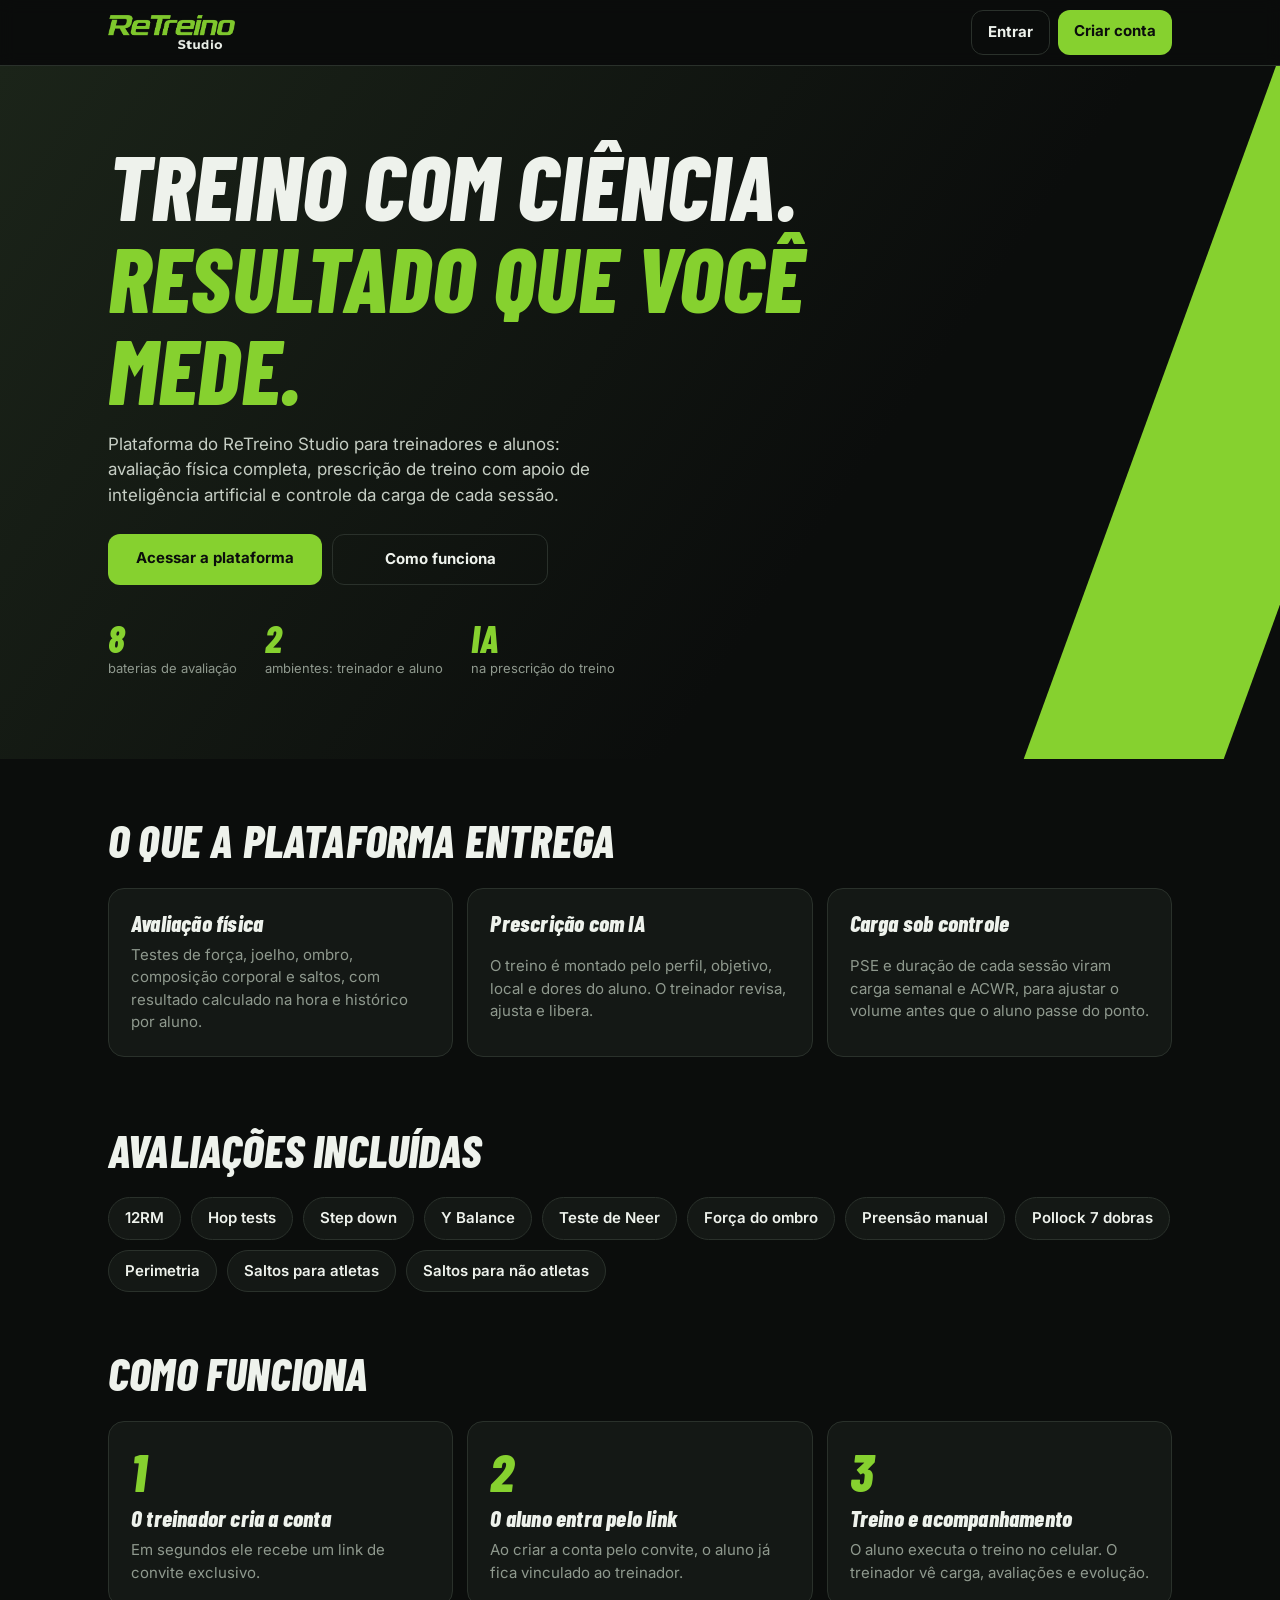
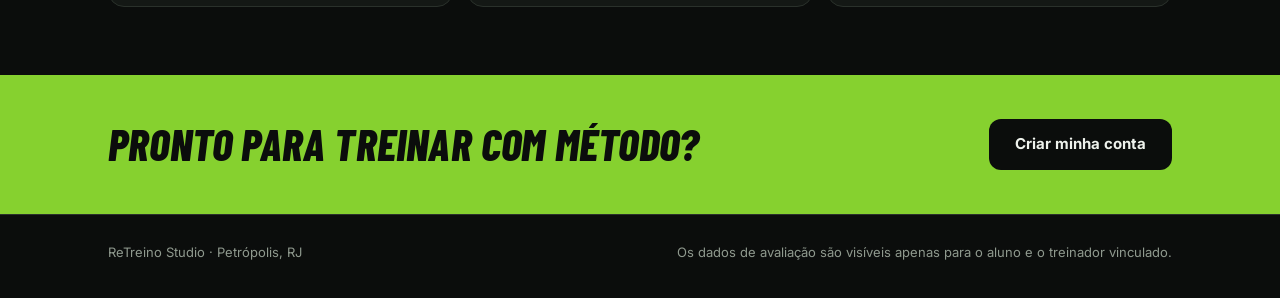
<file: index.html>
<!doctype html>
<html lang="pt-BR"><head>
<meta charset="utf-8">
<meta name="viewport" content="width=device-width,initial-scale=1,viewport-fit=cover">
<meta name="theme-color" content="#0b0d0c">
<meta name="description" content="ReTreino Studio: avaliação física, prescrição de treino com IA e acompanhamento de carga para treinadores e alunos.">
<meta name="apple-mobile-web-app-capable" content="yes">
<meta name="mobile-web-app-capable" content="yes">
<meta name="apple-mobile-web-app-title" content="ReTreino">
<meta name="apple-mobile-web-app-status-bar-style" content="black-translucent">
<link rel="manifest" href="manifest.json">
<link rel="icon" href="icon-192.png">
<link rel="apple-touch-icon" href="icon-192.png">
<link rel="preconnect" href="https://fonts.googleapis.com"><link rel="preconnect" href="https://fonts.gstatic.com" crossorigin>
<link href="https://fonts.googleapis.com/css2?family=Barlow+Condensed:ital,wght@1,800&family=Inter:wght@400;600;700&display=swap" rel="stylesheet">
<link rel="stylesheet" href="app.css">
<title>ReTreino Studio · Avaliação e prescrição de treino</title>
<style>
body{padding:0}
.nv{position:sticky;top:0;z-index:5;background:rgba(11,13,12,.92);backdrop-filter:blur(8px);border-bottom:1px solid var(--l)}
.nv div{max-width:1100px;margin:0 auto;padding:max(10px,env(safe-area-inset-top)) 18px 10px;display:flex;align-items:center;justify-content:space-between;gap:12px}
.nv img{height:34px}.nv nav{display:flex;gap:8px}.nv a{width:auto;padding:10px 16px}
.sec{max-width:1100px;margin:0 auto;padding:56px 18px}
.hr{position:relative;overflow:hidden;background:linear-gradient(125deg,#1b2419 0%,#0b0d0c 65%)}
.hr::after{content:"";position:absolute;right:-70px;top:-10%;bottom:-10%;width:200px;background:var(--a);transform:skewX(-20deg)}
.hr .sec{position:relative;z-index:1;padding-top:72px;padding-bottom:80px}
.hr h1{font-size:clamp(46px,9vw,92px);max-width:760px}.hr h1 em{color:var(--a);font-style:italic}
.hr p{max-width:520px;margin:18px 0 26px;color:#c6cec4;font-size:17px}
.cta{display:flex;gap:10px;flex-wrap:wrap;max-width:440px}.cta a{width:auto;flex:1;min-width:160px}
.st{display:flex;gap:28px;flex-wrap:wrap;margin-top:34px;max-width:calc(100% - 90px)}.st b{display:block;font:italic 800 38px/1 var(--d);color:var(--a)}.st span{font-size:13px;color:var(--m)}
.sh{font-size:clamp(30px,5vw,46px);text-transform:uppercase;margin-bottom:22px}
.f3{display:grid;gap:14px;grid-template-columns:repeat(auto-fit,minmax(260px,1fr))}
.f3 .card{padding:22px;gap:8px}.f3 .card p{color:var(--m)}
.num{font:italic 800 54px/1 var(--d);color:var(--a)}
.tg{display:flex;flex-wrap:wrap;gap:10px}.tg span{background:var(--s);border:1px solid var(--l);border-radius:999px;padding:9px 16px;font-weight:600}
.band{background:var(--a);color:#0b0d0c}.band .sec{display:flex;gap:20px;align-items:center;justify-content:space-between;flex-wrap:wrap;padding-top:44px;padding-bottom:44px}
.band h2{font-size:clamp(28px,5vw,44px);text-transform:uppercase}.band a{background:#0b0d0c;color:var(--t);border:0;width:auto;padding:14px 26px}
@media(max-width:700px){.hr::after{width:80px;right:-44px}.hr .sec{padding-right:64px}}
footer{border-top:1px solid var(--l);color:var(--m);font-size:13px}footer .sec{padding-top:28px;padding-bottom:36px;display:flex;justify-content:space-between;gap:14px;flex-wrap:wrap}
</style></head>
<body>
<header class="nv"><div><img src="logo.png" alt="ReTreino Studio"><nav><a class="g" href="conta.html">Entrar</a><a class="b" href="conta.html?novo=1">Criar conta</a></nav></div></header>

<section class="hr"><div class="sec">
<h1>Treino com ciência. <em>Resultado que você mede.</em></h1>
<p>Plataforma do ReTreino Studio para treinadores e alunos: avaliação física completa, prescrição de treino com apoio de inteligência artificial e controle da carga de cada sessão.</p>
<div class="cta"><a class="b" href="conta.html">Acessar a plataforma</a><a class="g" href="#como">Como funciona</a></div>
<div class="st"><div><b>8</b><span>baterias de avaliação</span></div><div><b>2</b><span>ambientes: treinador e aluno</span></div><div><b>IA</b><span>na prescrição do treino</span></div></div>
</div></section>

<section class="sec"><h2 class="sh">O que a plataforma entrega</h2>
<div class="f3">
<div class="card"><h2>Avaliação física</h2><p>Testes de força, joelho, ombro, composição corporal e saltos, com resultado calculado na hora e histórico por aluno.</p></div>
<div class="card"><h2>Prescrição com IA</h2><p>O treino é montado pelo perfil, objetivo, local e dores do aluno. O treinador revisa, ajusta e libera.</p></div>
<div class="card"><h2>Carga sob controle</h2><p>PSE e duração de cada sessão viram carga semanal e ACWR, para ajustar o volume antes que o aluno passe do ponto.</p></div>
</div></section>

<section class="sec" style="padding-top:0"><h2 class="sh">Avaliações incluídas</h2>
<div class="tg"><span>12RM</span><span>Hop tests</span><span>Step down</span><span>Y Balance</span><span>Teste de Neer</span><span>Força do ombro</span><span>Preensão manual</span><span>Pollock 7 dobras</span><span>Perimetria</span><span>Saltos para atletas</span><span>Saltos para não atletas</span></div></section>

<section class="sec" id="como" style="padding-top:0"><h2 class="sh">Como funciona</h2>
<div class="f3">
<div class="card"><div class="num">1</div><h2>O treinador cria a conta</h2><p>Em segundos ele recebe um link de convite exclusivo.</p></div>
<div class="card"><div class="num">2</div><h2>O aluno entra pelo link</h2><p>Ao criar a conta pelo convite, o aluno já fica vinculado ao treinador.</p></div>
<div class="card"><div class="num">3</div><h2>Treino e acompanhamento</h2><p>O aluno executa o treino no celular. O treinador vê carga, avaliações e evolução.</p></div>
</div></section>

<section class="band"><div class="sec"><h2>Pronto para treinar com método?</h2><a class="g" href="conta.html">Criar minha conta</a></div></section>
<footer><div class="sec"><span>ReTreino Studio · Petrópolis, RJ</span><span>Os dados de avaliação são visíveis apenas para o aluno e o treinador vinculado.</span></div></footer>
<script>
if('serviceWorker' in navigator&&location.protocol.startsWith('http'))navigator.serviceWorker.register('sw.js').catch(()=>{});
</script>
</body></html>
</file>
<file: app.css>
*{box-sizing:border-box;margin:0;font:inherit}
:root{--bg:#0b0d0c;--s:#141815;--s2:#1c211d;--l:#2a312b;--t:#eef2ec;--m:#8f998e;--a:#86d12f;--ok:#6ee7a0;--w:#ffc94d;--bad:#ff6b5a;--d:"Barlow Condensed","Arial Narrow",Impact,sans-serif}
html{-webkit-text-size-adjust:100%}
body{background:var(--bg);color:var(--t);font:15px/1.5 Inter,system-ui,-apple-system,"Segoe UI",Roboto,sans-serif;padding-bottom:calc(78px + env(safe-area-inset-bottom))}
h1,h2,.disp{font-family:var(--d);font-style:italic;font-weight:800;letter-spacing:.2px}
h1{font-size:36px;line-height:1;text-transform:uppercase}h2{font-size:23px;line-height:1.1}h3{font-size:13px;color:var(--m);font-weight:600;margin:12px 0 2px}
b{font-weight:700}a{color:inherit}
.wrap{max-width:1000px;margin:0 auto;padding:max(12px,env(safe-area-inset-top)) 16px 28px}
.top{display:flex;align-items:center;padding:6px 0 18px}.top img{height:32px}
.card{background:var(--s);border:1px solid var(--l);border-radius:16px;padding:16px;margin:0 0 12px;display:grid;gap:10px}
.grid{display:grid;gap:12px;grid-template-columns:repeat(auto-fit,minmax(280px,1fr))}
.tiles{display:grid;grid-template-columns:repeat(auto-fit,minmax(130px,1fr));gap:12px;margin:14px 0}
.tile{background:var(--s);border:1px solid var(--l);border-radius:16px;padding:16px}
.tile b{display:block;font:italic 800 44px/1 var(--d);color:var(--a)}.tile span{color:var(--m);font-size:13px}
.tile.warn b{color:var(--w)}.tile.bad b{color:var(--bad)}
.hero{position:relative;overflow:hidden;background:linear-gradient(120deg,#1b2419,#0e120e)}
.hero::after{content:"";position:absolute;right:-46px;top:-10%;bottom:-10%;width:120px;background:var(--a);transform:skewX(-20deg)}
.hero>*{position:relative;z-index:1;max-width:calc(100% - 70px)}
label{display:grid;gap:4px;color:var(--m);font-size:13px}
input,select{background:var(--s2);border:1px solid var(--l);border-radius:10px;color:var(--t);padding:12px;font-size:16px;width:100%}
input:focus,select:focus,button:focus-visible,a:focus-visible{outline:2px solid var(--a);outline-offset:1px}
button{cursor:pointer}
.b,.g{display:block;text-align:center;text-decoration:none;border-radius:12px;padding:13px;width:100%;font-weight:700}
.b{background:var(--a);color:#0b0d0c;border:0}.g{background:transparent;color:var(--t);border:1px solid var(--l)}
.g2{display:grid;grid-template-columns:1fr 1fr;gap:10px}.g4{display:grid;grid-template-columns:repeat(4,1fr);gap:6px}
.g4 input{padding:9px 4px;font-size:14px;text-align:center}
.chips{display:flex;gap:8px;overflow-x:auto;padding-bottom:12px}
.chip{flex:none;background:var(--s);color:var(--m);border:1px solid var(--l);border-radius:20px;padding:8px 14px}
.chip.on{background:var(--a);color:#0b0d0c;border-color:var(--a);font-weight:700}
.r{display:flex;justify-content:space-between;gap:12px;padding:8px 0;border-top:1px solid var(--l)}
.r.ok b{color:var(--ok)}.r.warn b{color:var(--w)}.r.bad b{color:var(--bad)}
.m{color:var(--m);font-size:13px}
.ck{display:flex;align-items:center;gap:10px;color:var(--t);font-size:14px}.ck input{width:20px;height:20px;accent-color:var(--a);flex:none}
.row{display:flex;justify-content:space-between;align-items:center;gap:12px;grid-template-columns:none}
.pill{flex:none;border:1px solid var(--l);border-radius:20px;padding:4px 12px;font-size:13px;font-weight:700;color:var(--m)}
.pill.ok{color:var(--ok);border-color:var(--ok)}.pill.warn{color:var(--w);border-color:var(--w)}.pill.bad{color:var(--bad);border-color:var(--bad)}
.x{background:0;border:0;color:var(--m);font-size:12px;justify-self:end}
.ex{display:grid;gap:6px;padding-top:10px;border-top:1px solid var(--l)}
.tap{cursor:pointer}
.hd{display:flex;align-items:center;gap:10px;margin:0 0 14px}
.lg{display:block;width:min(280px,75%)}
#tm{font:italic 800 76px/1 var(--d);text-align:center;font-variant-numeric:tabular-nums;color:var(--a)}
.prog{height:8px;background:var(--s2);border-radius:8px;overflow:hidden}.prog i{display:block;height:100%;width:0;background:var(--a);transition:width .2s}
.bars{display:flex;align-items:flex-end;gap:10px;height:130px}.bc{flex:1;height:100%;display:flex;flex-direction:column;justify-content:flex-end;align-items:center;gap:6px}
.bc i{display:block;width:100%;background:var(--a);border-radius:6px 6px 0 0;min-height:3px}.bc small{color:var(--m);font-size:11px;white-space:nowrap}
.side{position:fixed;left:0;right:0;bottom:0;z-index:5;display:flex;background:#101310;border-top:1px solid var(--l);padding-bottom:env(safe-area-inset-bottom)}
.side .br{display:none}
.side button{flex:1;display:flex;flex-direction:column;align-items:center;gap:3px;background:0;border:0;color:var(--m);padding:10px 4px;font-size:12px}
.side .on{color:var(--a);font-weight:700}
.toast{position:fixed;left:50%;bottom:96px;transform:translateX(-50%);background:var(--a);color:#0b0d0c;padding:10px 18px;border-radius:20px;font-weight:700;z-index:9}
@media(min-width:900px){
body{padding-bottom:0}
.side{top:0;right:auto;width:250px;flex-direction:column;border-top:0;border-right:1px solid var(--l);padding:26px 14px;gap:4px}
.side .br{display:block;width:190px;margin:0 0 26px 10px}
.side button{flex:none;flex-direction:row;gap:12px;justify-content:flex-start;padding:13px 14px;border-radius:12px;font-size:15px}
.side .on{background:var(--s2)}
.top{display:none}
.wrap{margin-left:250px;max-width:none;padding:34px 40px 40px}.wrap>*{max-width:960px}
}
@media(prefers-reduced-motion:reduce){*{transition:none!important}}
</file>
